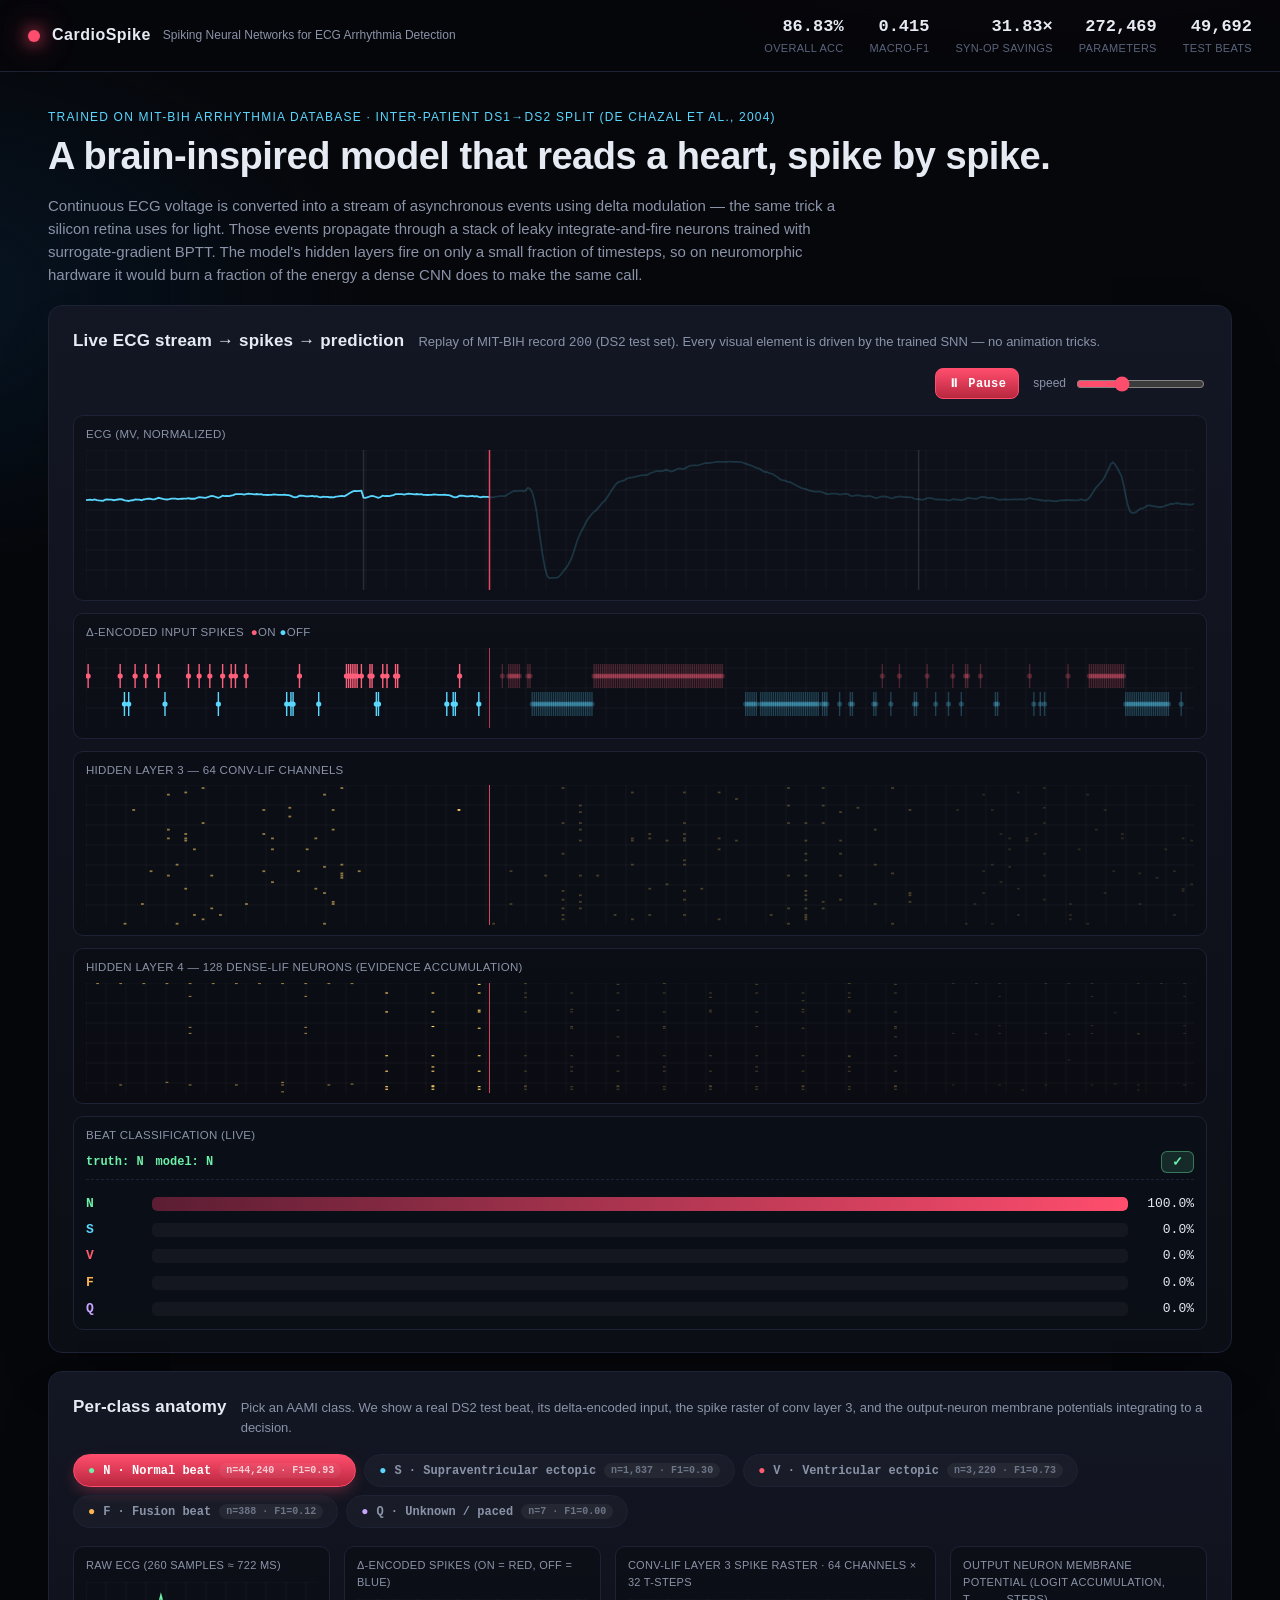
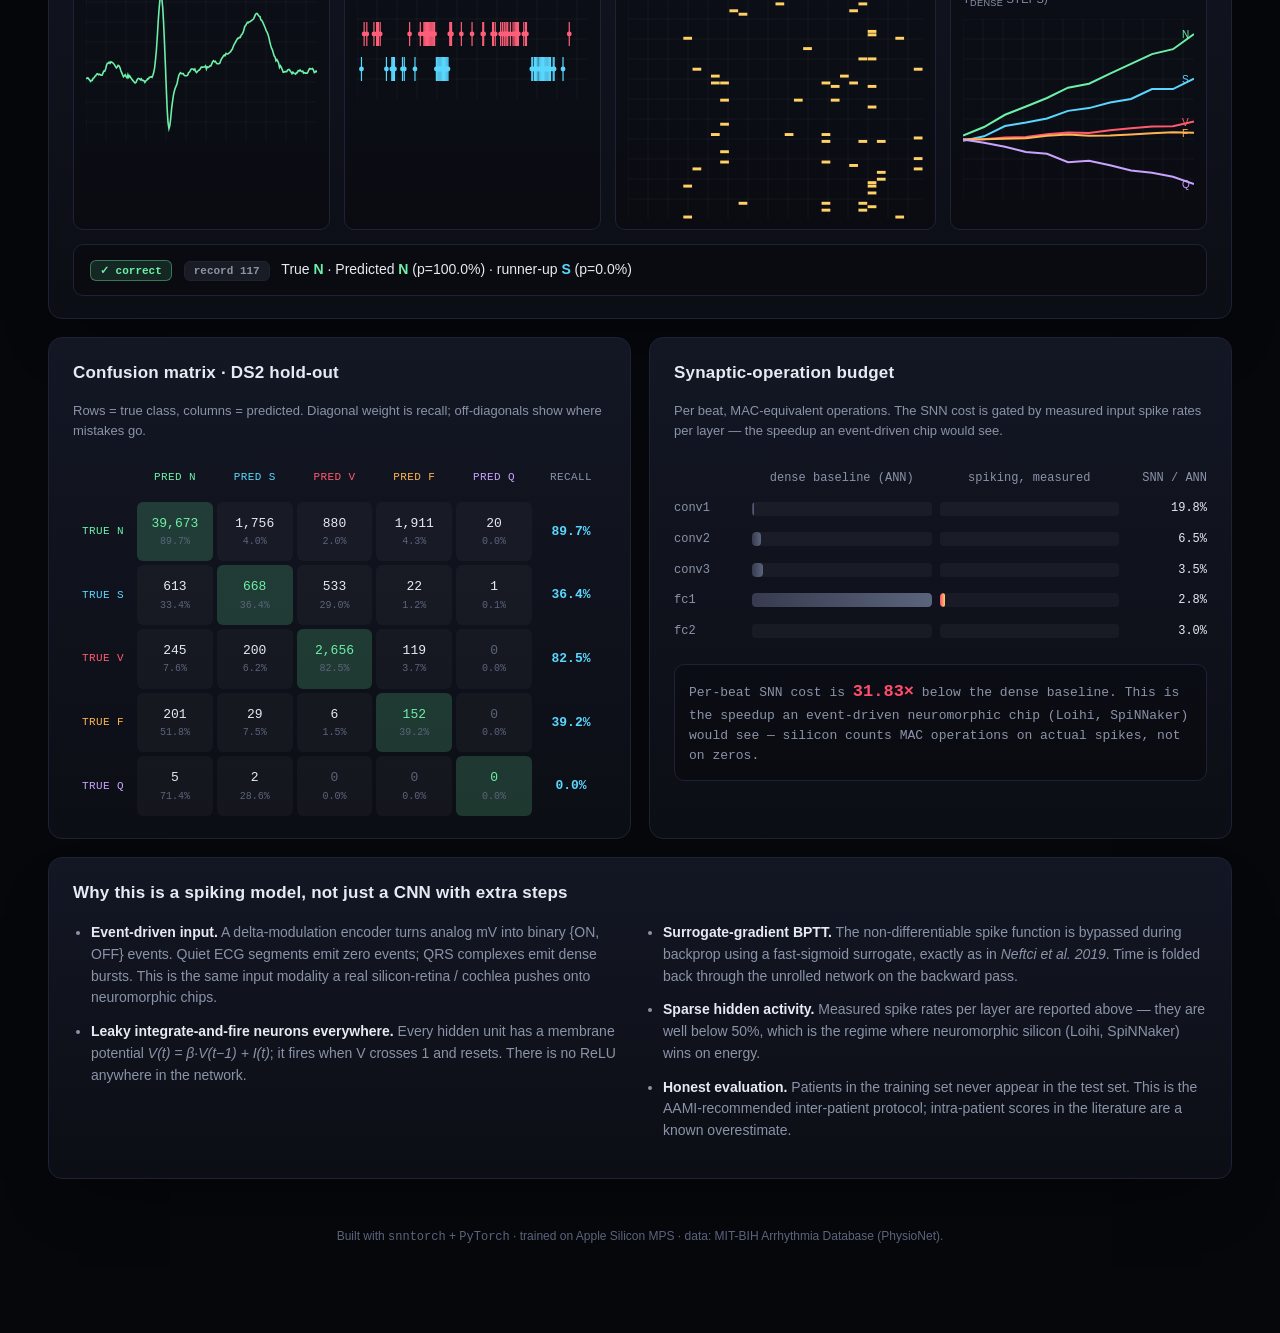
<file: archive/cardiospike_mitbih/web/index.html>
<!doctype html>
<html lang="en">
<head>
<meta charset="utf-8" />
<meta name="viewport" content="width=device-width,initial-scale=1" />
<title>CardioSpike — Spiking Neural Networks for ECG Arrhythmia Detection</title>
<link rel="stylesheet" href="style.css" />
</head>
<body>
<header class="topbar">
  <div class="brand">
    <span class="logo-dot"></span>
    <span class="brand-name">CardioSpike</span>
    <span class="brand-sub">Spiking Neural Networks for ECG Arrhythmia Detection</span>
  </div>
  <div class="stats" id="topStats">
    <div class="stat"><div class="stat-num" id="statAcc">—</div><div class="stat-lab">overall acc</div></div>
    <div class="stat"><div class="stat-num" id="statF1">—</div><div class="stat-lab">macro-F1</div></div>
    <div class="stat"><div class="stat-num" id="statEnergy">—</div><div class="stat-lab">syn-op savings</div></div>
    <div class="stat"><div class="stat-num" id="statParams">—</div><div class="stat-lab">parameters</div></div>
    <div class="stat"><div class="stat-num" id="statBeats">—</div><div class="stat-lab">test beats</div></div>
  </div>
</header>

<section class="hero">
  <div class="kicker">Trained on MIT-BIH Arrhythmia Database · inter-patient DS1→DS2 split (de Chazal et&nbsp;al., 2004)</div>
  <h1>A brain-inspired model that reads a heart, spike by spike.</h1>
  <p class="lede">
    Continuous ECG voltage is converted into a stream of asynchronous events
    using delta modulation — the same trick a silicon retina uses for light.
    Those events propagate through a stack of leaky integrate-and-fire neurons
    trained with surrogate-gradient BPTT. The model's hidden layers fire on
    only a small fraction of timesteps, so on neuromorphic hardware it would
    burn a fraction of the energy a dense CNN does to make the same call.
  </p>
</section>

<main>
<section class="card live">
  <div class="card-header">
    <h2>Live ECG stream → spikes → prediction</h2>
    <div class="card-sub">Replay of MIT-BIH record <span class="mono">200</span> (DS2 test set). Every visual element is driven by the trained SNN — no animation tricks.</div>
    <div class="controls">
      <button id="playBtn" class="btn primary">⏸ Pause</button>
      <label class="speed">speed <input id="speedSlider" type="range" min="0.3" max="3" step="0.1" value="1.2" /></label>
    </div>
  </div>

  <div class="live-grid">
    <div class="lane">
      <div class="lane-label">ECG (mV, normalized)</div>
      <canvas id="ecgCanvas" height="140"></canvas>
    </div>
    <div class="lane">
      <div class="lane-label">Δ-encoded input spikes &nbsp;<span class="legend on">●</span>ON <span class="legend off">●</span>OFF</div>
      <canvas id="inputSpikeCanvas" height="80"></canvas>
    </div>
    <div class="lane">
      <div class="lane-label">Hidden layer 3 — 64 conv-LIF channels</div>
      <canvas id="l3Canvas" height="140"></canvas>
    </div>
    <div class="lane">
      <div class="lane-label">Hidden layer 4 — 128 dense-LIF neurons (evidence accumulation)</div>
      <canvas id="l4Canvas" height="110"></canvas>
    </div>
    <div class="lane prediction-lane">
      <div class="lane-label">Beat classification (live)</div>
      <div id="predBars" class="pred-bars"></div>
    </div>
  </div>
</section>

<section class="card">
  <div class="card-header">
    <h2>Per-class anatomy</h2>
    <div class="card-sub">Pick an AAMI class. We show a real DS2 test beat, its delta-encoded input, the spike raster of conv layer 3, and the output-neuron membrane potentials integrating to a decision.</div>
  </div>
  <div class="class-tabs" id="classTabs"></div>
  <div class="anatomy">
    <div class="anat-block">
      <div class="anat-label">Raw ECG (260 samples ≈ 722 ms)</div>
      <canvas id="anEcg" height="160"></canvas>
    </div>
    <div class="anat-block">
      <div class="anat-label">Δ-encoded spikes (ON = red, OFF = blue)</div>
      <canvas id="anIn" height="100"></canvas>
    </div>
    <div class="anat-block">
      <div class="anat-label">Conv-LIF layer 3 spike raster · 64 channels × 32 t-steps</div>
      <canvas id="anL3" height="220"></canvas>
    </div>
    <div class="anat-block">
      <div class="anat-label">Output neuron membrane potential (logit accumulation, T<sub>dense</sub> steps)</div>
      <canvas id="anVout" height="180"></canvas>
    </div>
  </div>
  <div class="anat-decision">
    <div id="anatDecision"></div>
  </div>
</section>

<section class="card two-col">
  <div class="card-half">
    <div class="card-header"><h2>Confusion matrix · DS2 hold-out</h2>
      <div class="card-sub">Rows = true class, columns = predicted. Diagonal weight is recall; off-diagonals show where mistakes go.</div>
    </div>
    <div id="cmatrix" class="cmatrix"></div>
  </div>
  <div class="card-half">
    <div class="card-header"><h2>Synaptic-operation budget</h2>
      <div class="card-sub">Per beat, MAC-equivalent operations. The SNN cost is gated by measured input spike rates per layer — the speedup an event-driven chip would see.</div>
    </div>
    <div id="energyChart" class="energy-chart"></div>
    <div id="energyTotal" class="energy-total"></div>
  </div>
</section>

<section class="card">
  <div class="card-header">
    <h2>Why this is a spiking model, not just a CNN with extra steps</h2>
  </div>
  <ul class="why-list">
    <li><strong>Event-driven input.</strong> A delta-modulation encoder turns
      analog mV into binary {ON, OFF} events. Quiet ECG segments emit zero
      events; QRS complexes emit dense bursts. This is the same input
      modality a real silicon-retina / cochlea pushes onto neuromorphic chips.</li>
    <li><strong>Leaky integrate-and-fire neurons everywhere.</strong> Every
      hidden unit has a membrane potential <em>V(t) = β·V(t−1) + I(t)</em>;
      it fires when V crosses 1 and resets. There is no ReLU anywhere in
      the network.</li>
    <li><strong>Surrogate-gradient BPTT.</strong> The non-differentiable
      spike function is bypassed during backprop using a fast-sigmoid
      surrogate, exactly as in <em>Neftci et al. 2019</em>. Time is folded
      back through the unrolled network on the backward pass.</li>
    <li><strong>Sparse hidden activity.</strong> Measured spike rates per
      layer are reported above — they are well below 50%, which is the
      regime where neuromorphic silicon (Loihi, SpiNNaker) wins on energy.</li>
    <li><strong>Honest evaluation.</strong> Patients in the training set
      never appear in the test set. This is the AAMI-recommended
      inter-patient protocol; intra-patient scores in the literature are
      a known overestimate.</li>
  </ul>
</section>

<footer>
  Built with <span class="mono">snntorch</span> + <span class="mono">PyTorch</span> · trained on Apple Silicon MPS · data: MIT-BIH Arrhythmia Database (PhysioNet).
</footer>
</main>

<script src="app.js"></script>
</body>
</html>
</file>
<file: archive/cardiospike_mitbih/web/style.css>
:root {
  --bg: #06070b;
  --bg-2: #0c0e15;
  --bg-3: #131724;
  --line: #1d2235;
  --ink: #e6eaf2;
  --ink-dim: #8a93a8;
  --ink-mute: #5a647c;
  --accent: #ff4d6d;
  --accent-2: #5ad7ff;
  --on: #ff5f7a;
  --off: #5ad7ff;
  --spike: #ffd166;
  --good: #6df0a8;
  --warn: #ffb454;
  --bad:  #ff5b6e;
  --font: ui-sans-serif, -apple-system, "Inter", "Helvetica Neue", sans-serif;
  --mono: "JetBrains Mono", ui-monospace, "SF Mono", monospace;
}
* { box-sizing: border-box; }
html, body {
  margin: 0; padding: 0;
  background: radial-gradient(1100px 600px at 80% -10%, #1a1126 0%, transparent 60%),
              radial-gradient(900px 500px at -10% 10%, #061626 0%, transparent 55%),
              var(--bg);
  color: var(--ink);
  font-family: var(--font);
  font-size: 14px;
  line-height: 1.55;
  -webkit-font-smoothing: antialiased;
}
.mono { font-family: var(--mono); }

/* ─── topbar ─────────────────────────────────────────────────────── */
.topbar {
  position: sticky; top: 0; z-index: 10;
  display: flex; justify-content: space-between; align-items: center;
  padding: 14px 28px;
  background: rgba(6,7,11,0.85);
  backdrop-filter: blur(12px);
  border-bottom: 1px solid var(--line);
}
.brand { display: flex; align-items: center; gap: 12px; }
.logo-dot {
  width: 12px; height: 12px; border-radius: 50%;
  background: var(--accent);
  box-shadow: 0 0 16px var(--accent), 0 0 32px var(--accent);
  animation: pulse 1.1s ease-in-out infinite;
}
@keyframes pulse {
  0%,100% { transform: scale(1); opacity: 1; }
  50%     { transform: scale(0.65); opacity: 0.4; }
}
.brand-name { font-weight: 700; letter-spacing: 0.5px; font-size: 16px; }
.brand-sub  { color: var(--ink-dim); font-size: 12px; }
.stats { display: flex; gap: 26px; }
.stat { text-align: right; }
.stat-num { font-family: var(--mono); font-weight: 700; font-size: 17px; color: var(--ink); }
.stat-lab { color: var(--ink-mute); font-size: 11px; letter-spacing: 0.3px; text-transform: uppercase; }

/* ─── hero ───────────────────────────────────────────────────────── */
.hero {
  max-width: 1240px;
  margin: 36px auto 18px;
  padding: 0 28px;
}
.kicker { color: var(--accent-2); font-size: 12px; letter-spacing: 1.2px; text-transform: uppercase; }
h1 { font-size: 38px; line-height: 1.15; margin: 8px 0 14px; font-weight: 700; letter-spacing: -0.5px; }
.lede { color: var(--ink-dim); max-width: 820px; font-size: 15px; }

/* ─── cards ──────────────────────────────────────────────────────── */
main { max-width: 1240px; margin: 0 auto; padding: 0 28px 60px; }
.card {
  background: linear-gradient(180deg, var(--bg-3), var(--bg-2));
  border: 1px solid var(--line);
  border-radius: 14px;
  padding: 22px 24px;
  margin: 18px 0;
  box-shadow: 0 30px 60px -30px rgba(0,0,0,0.6);
}
.card-header { display: flex; flex-wrap: wrap; align-items: baseline; gap: 14px; margin-bottom: 16px; }
.card-header h2 { font-size: 17px; margin: 0; letter-spacing: 0.2px; }
.card-sub { color: var(--ink-dim); font-size: 13px; flex: 1 1 60%; min-width: 240px; }
.controls { display: flex; align-items: center; gap: 14px; margin-left: auto; }

/* ─── live lanes ─────────────────────────────────────────────────── */
.live-grid { display: flex; flex-direction: column; gap: 12px; }
.lane { background: rgba(0,0,0,0.25); border: 1px solid var(--line); border-radius: 10px; padding: 10px 12px; }
.lane-label { color: var(--ink-dim); font-size: 11.5px; letter-spacing: 0.3px; text-transform: uppercase; margin-bottom: 6px; }
canvas { width: 100%; display: block; image-rendering: pixelated; }
.legend.on  { color: var(--on); }
.legend.off { color: var(--off); }

.prediction-lane { background: rgba(8,15,22,0.5); }
.pred-bars { display: flex; flex-direction: column; gap: 6px; }
.pred-header { display: flex; align-items: center; gap: 12px; margin-bottom: 8px; padding-bottom: 6px; border-bottom: 1px dashed var(--line); }
.pred-tag { font: 600 12px var(--mono); }
.pred-status { font: 700 13px var(--mono); margin-left: auto; padding: 2px 10px; border-radius: 6px; }
.pred-status.ok  { background: rgba(109,240,168,0.12); color: var(--good); border: 1px solid rgba(109,240,168,0.4); }
.pred-status.bad { background: rgba(255,91,110,0.12); color: var(--bad);  border: 1px solid rgba(255,91,110,0.4); }
.pred-row { display: grid; grid-template-columns: 56px 1fr 56px; gap: 10px; align-items: center; font-size: 13px; }
.pred-name { color: var(--ink-dim); font-family: var(--mono); font-weight: 600; }
.pred-pct { color: var(--ink); font-family: var(--mono); text-align: right; }
.pred-track { background: rgba(255,255,255,0.04); border-radius: 5px; height: 14px; overflow: hidden; position: relative; }
.pred-fill { height: 100%; background: linear-gradient(90deg, #2c3a55, #5ad7ff); border-radius: 5px; transition: width 120ms linear; }
.pred-row.winner .pred-fill { background: linear-gradient(90deg, #5b1d33, var(--accent)); box-shadow: 0 0 18px rgba(255,77,109,0.6); }
.pred-row.winner .pred-name { color: var(--accent); }

/* ─── buttons / inputs ──────────────────────────────────────────── */
.btn {
  background: rgba(255,255,255,0.05); color: var(--ink); border: 1px solid var(--line);
  border-radius: 8px; padding: 7px 12px; cursor: pointer; font: 600 12px var(--mono);
  letter-spacing: 0.4px;
}
.btn:hover { background: rgba(255,255,255,0.1); }
.btn.primary { background: linear-gradient(180deg, #ff4d6d, #b8273f); border-color: #ff4d6d; color: white; }
.speed { color: var(--ink-dim); font-size: 12px; display: flex; align-items: center; gap: 8px; }
input[type=range] { accent-color: var(--accent); }

/* ─── per-class anatomy ─────────────────────────────────────────── */
.class-tabs { display: flex; flex-wrap: wrap; gap: 8px; margin: 4px 0 18px; }
.class-tabs button {
  background: rgba(255,255,255,0.03); color: var(--ink-dim); border: 1px solid var(--line);
  border-radius: 999px; padding: 8px 14px; cursor: pointer; font: 600 12px var(--mono);
  display: flex; align-items: center; gap: 8px;
}
.class-tabs button:hover { color: var(--ink); }
.class-tabs button.active {
  color: white; background: linear-gradient(180deg, #ff4d6d, #b8273f); border-color: #ff4d6d;
  box-shadow: 0 6px 16px -4px rgba(255,77,109,0.4);
}
.class-tabs .chip { font-size: 10px; opacity: 0.75; padding: 2px 7px; border-radius: 8px; background: rgba(255,255,255,0.07); }
.anatomy { display: grid; grid-template-columns: 1.2fr 1.2fr 1.5fr 1.2fr; gap: 14px; }
@media (max-width: 1000px) { .anatomy { grid-template-columns: 1fr 1fr; } }
@media (max-width: 600px)  { .anatomy { grid-template-columns: 1fr; } }
.anat-block { background: rgba(0,0,0,0.25); border: 1px solid var(--line); border-radius: 10px; padding: 10px 12px; }
.anat-label { color: var(--ink-dim); font-size: 11px; letter-spacing: 0.3px; text-transform: uppercase; margin-bottom: 8px; }
.anat-decision { margin-top: 14px; padding: 14px 16px; border: 1px solid var(--line); border-radius: 10px; background: rgba(0,0,0,0.25); }
.anat-decision .badge { display: inline-block; padding: 3px 9px; border-radius: 6px; font: 600 11px var(--mono); margin-right: 8px; }
.badge.ok  { background: rgba(109,240,168,0.12); color: var(--good); border: 1px solid rgba(109,240,168,0.4); }
.badge.bad { background: rgba(255,91,110,0.12); color: var(--bad);  border: 1px solid rgba(255,91,110,0.4); }
.badge.dim { background: rgba(138,147,168,0.12); color: var(--ink-dim); border: 1px solid var(--line); }

/* ─── confusion / energy ─────────────────────────────────────────── */
.two-col { display: grid; grid-template-columns: 1fr 1fr; gap: 18px; }
.two-col .card-half { display: flex; flex-direction: column; }
@media (max-width: 900px) { .two-col { grid-template-columns: 1fr; } }
.card.two-col { background: none; border: none; padding: 0; box-shadow: none; }
.card-half {
  background: linear-gradient(180deg, var(--bg-3), var(--bg-2));
  border: 1px solid var(--line); border-radius: 14px; padding: 22px 24px;
}

.cmatrix { display: grid; grid-template-columns: 60px repeat(5, 1fr) 70px; gap: 4px; align-items: stretch; }
.cm-cell { padding: 12px 8px; text-align: center; font-family: var(--mono); font-size: 13px; border-radius: 6px;
  display: flex; flex-direction: column; justify-content: center; }
.cm-hdr { color: var(--ink-dim); font-size: 11px; text-transform: uppercase; letter-spacing: 0.4px; }
.cm-diag { background: rgba(109,240,168,0.18); color: var(--good); }
.cm-off  { background: rgba(255,255,255,0.03); color: var(--ink); }
.cm-zero { color: var(--ink-mute); }
.cm-pct  { color: var(--ink-mute); font-size: 10px; }
.cm-recall { font-weight: 700; color: var(--accent-2); }

.energy-chart { margin-top: 6px; }
.energy-row { display: grid; grid-template-columns: 70px 1fr 1fr 80px; gap: 8px; align-items: center; padding: 6px 0; }
.energy-name { color: var(--ink-dim); font-family: var(--mono); font-size: 12px; }
.energy-bar { height: 14px; border-radius: 4px; background: rgba(255,255,255,0.04); overflow: hidden; position: relative; }
.energy-bar .fill { height: 100%; border-radius: 4px; }
.energy-bar.ann .fill { background: linear-gradient(90deg, #383b4f, #5a647c); }
.energy-bar.snn .fill { background: linear-gradient(90deg, #ff4d6d, #ffd166); }
.energy-pct { color: var(--ink); font-family: var(--mono); font-size: 12px; text-align: right; }
.energy-total { margin-top: 18px; padding: 14px; background: rgba(0,0,0,0.25); border-radius: 10px; border: 1px solid var(--line); font-family: var(--mono); font-size: 13px; color: var(--ink-dim); }
.energy-total strong { color: var(--accent); font-size: 17px; }

/* ─── why list ──────────────────────────────────────────────────── */
.why-list { columns: 2; column-gap: 28px; padding-left: 18px; color: var(--ink-dim); }
.why-list li { margin: 0 0 12px; break-inside: avoid; }
.why-list strong { color: var(--ink); }
@media (max-width: 800px) { .why-list { columns: 1; } }

footer { color: var(--ink-mute); font-size: 12px; text-align: center; padding: 30px 0; }
</file>
